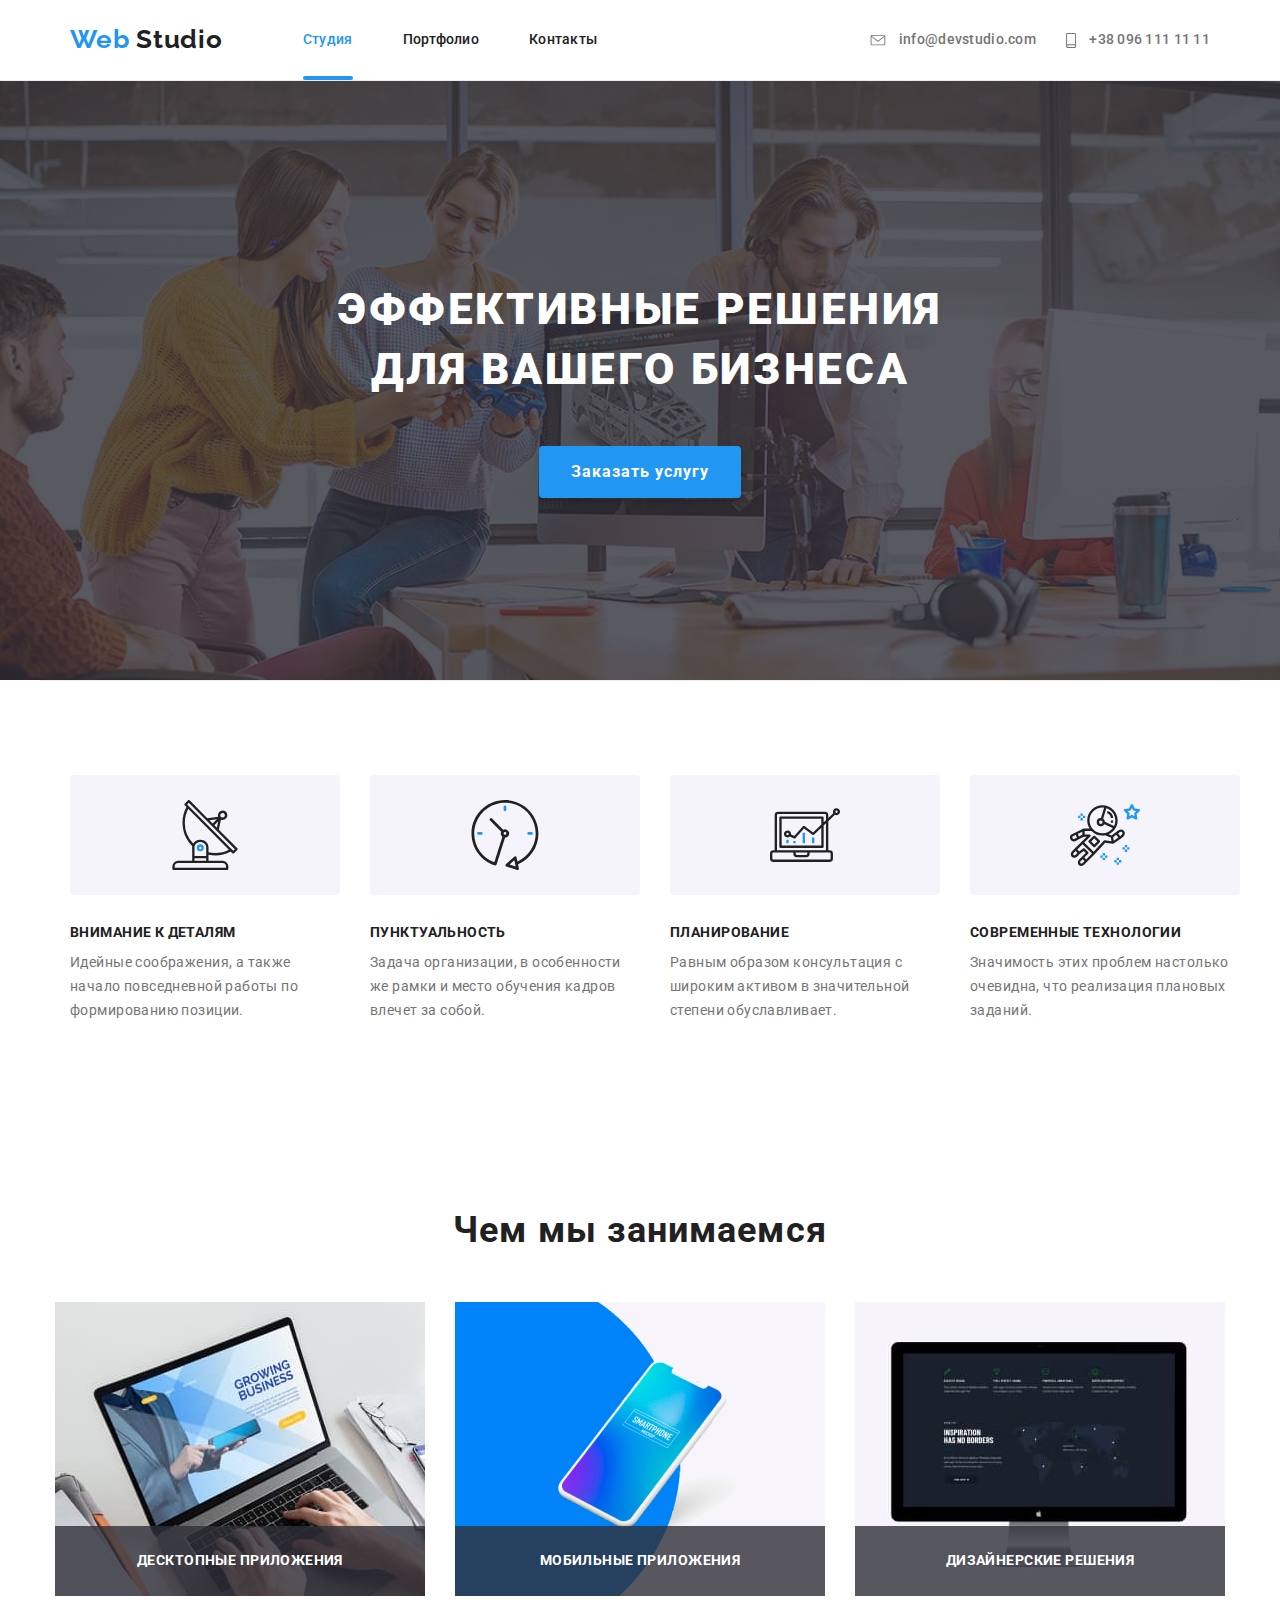
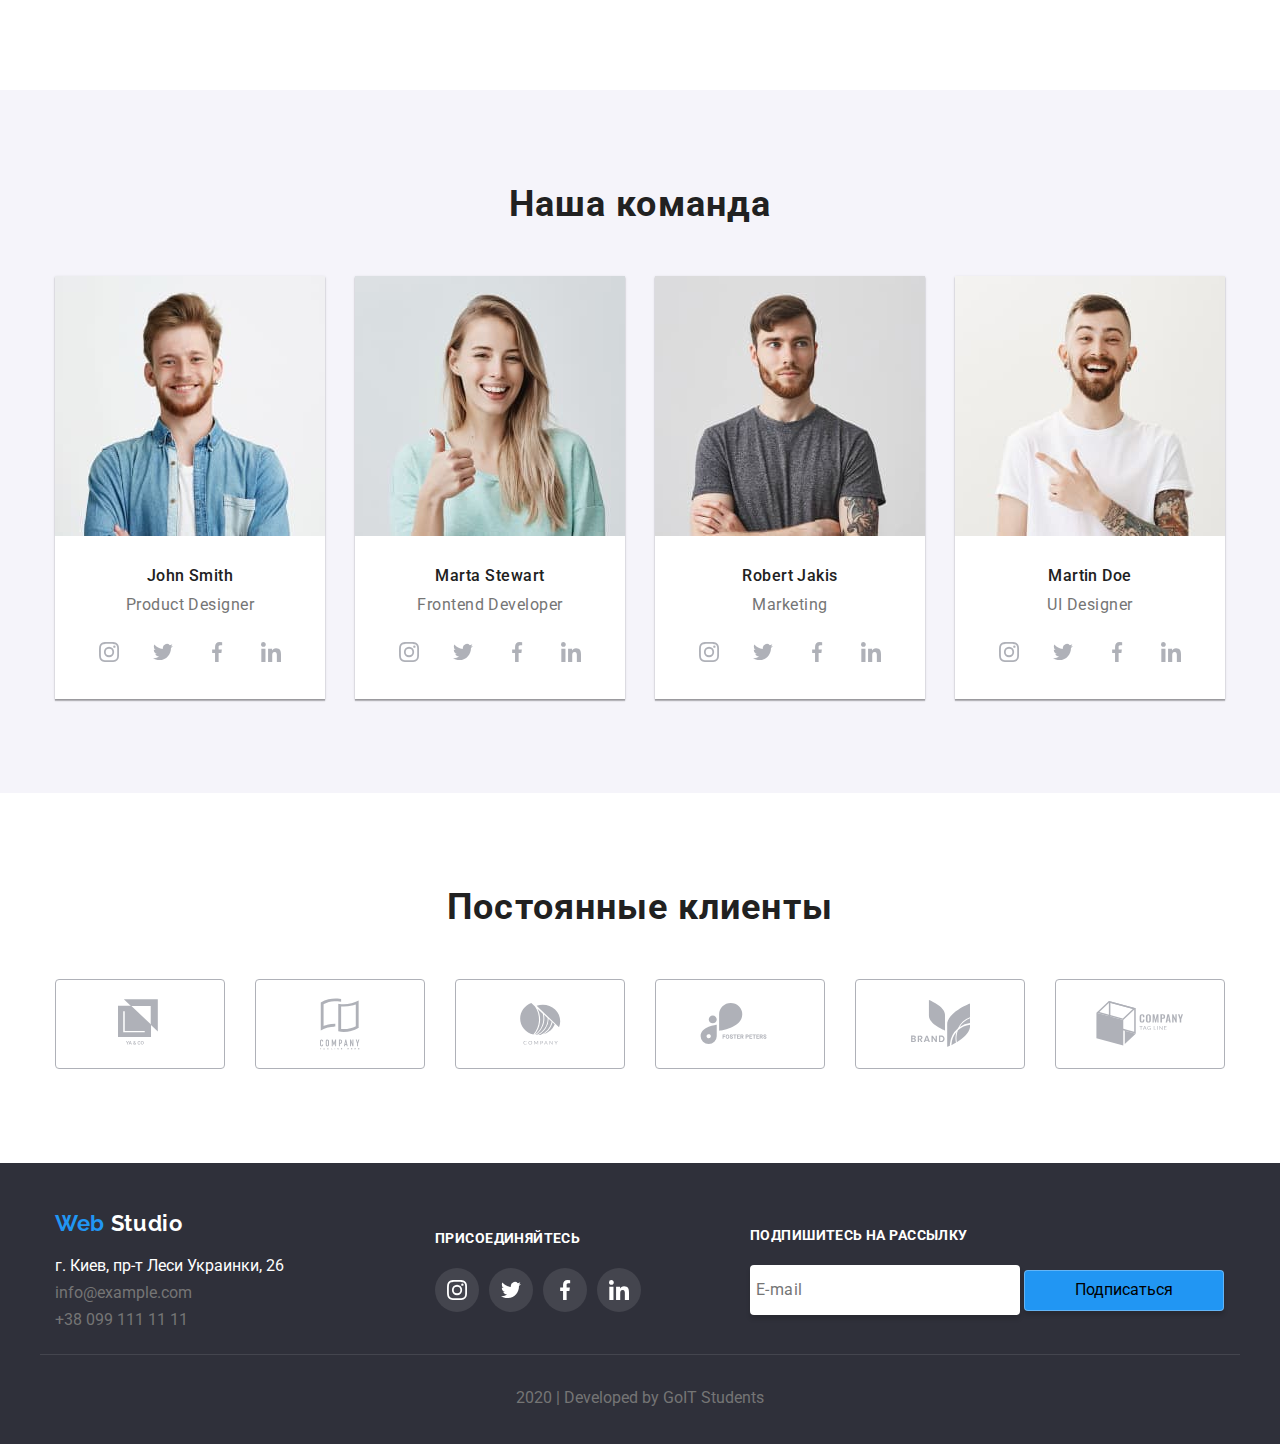
<file: index.html>
<!DOCTYPE html>
<html lang="ru">
  <head>
    <meta charset="UTF-8" />
    <meta name="viewport" content="width=device-width, initial-scale=1.0" />
    <title>Web Studio</title>
    <link
      href="https://fonts.googleapis.com/css2?family=Raleway:wght@700&family=Roboto:wght@400;500;700;900&display=swap"
      rel="stylesheet"
    />
    <link
      rel="stylesheet"
      href="https://cdnjs.cloudflare.com/ajax/libs/modern-normalize/0.6.0/modern-normalize.min.css"
    />
    <link rel="stylesheet" href="./css/styles.css" />
  </head>

  <body>
    <!--Шапка сайта-->
    <header class="page-header">
      <div class="container header">
        <nav class="container main-nav">
          <a class="link-header" href="./index.html">
            Web <span class="logo-header"> Studio </span>
          </a>

          <ul class="site-nav list">
            <li class="item">
              <a href="./index.html" class="link page-studio"> Студия </a>
            </li>
            <li class="item">
              <a href="./portfolio.html" class="link">
                Портфолио
              </a>
            </li>
            <li class="item"><a href="#" class="link"> Контакты </a></li>
          </ul>
        </nav>
        <div class="container">
          <ul class="contacts-link list">
            <li class="item">
              <a href="mailto:info@devstudio.com" class="email"
                ><svg class="email-icon" width="16" height="11">
                  <use href="./images/sprite.svg#icon-envelope"></use>
                </svg>
                info@devstudio.com</a
              >
            </li>
            <li class="item">
              <a href="tel:+380961111111" class="tel">
                <svg class="tel-icon" width="10" height="15">
                  <use href="./images/sprite.svg#icon-phone"></use>
                </svg>
                +38 096 111 11 11</a
              >
            </li>
          </ul>
        </div>
      </div>
    </header>

    <main>
      <!--Герой-->
      <div class="overlay">
        <section class="hero">
          <h1 class="hero-title">эффективные решения для вашего бизнеса</h1>
          <a href="#" class="button"> Заказать услугу </a>
        </section>
      </div>

      <!--Преимущества-->
      <section class="feature container">
        <div class="container">
          <h2 class="is-hidden">Преимущества</h2>
          <ul class="feature-list list">
            <li class="feature-item">
              <div class="feature-icon">
                <svg class="antenna" width="70" height="70">
                  <use href="./images/sprite.svg#icon-antenna"></use>
                </svg>
              </div>

              <h3 class="title">Внимание к деталям</h3>
              <p class="text">
                Идейные соображения, а также начало повседневной работы по
                формированию позиции.
              </p>
            </li>
            <li class="feature-item">
              <div class="feature-icon">
                <svg class="icon-clock" width="70" height="70">
                  <use href="./images/sprite.svg#icon-clock"></use>
                </svg>
              </div>

              <h3 class="title">Пунктуальность</h3>
              <p class="text">
                Задача организации, в особенности же рамки и место обучения
                кадров влечет за собой.
              </p>
            </li>
            <li class="feature-item">
              <div class="feature-icon">
                <svg class="icon-planning" width="70" height="70">
                  <use href="./images/sprite.svg#icon-pc"></use>
                </svg>
              </div>

              <h3 class="title">Планирование</h3>
              <p class="text">
                Равным образом консультация с широким активом в значительной
                степени обуславливает.
              </p>
            </li>
            <li class="feature-item">
              <div class="feature-icon">
                <svg class="icon-techno" width="70" height="70">
                  <use href="./images/sprite.svg#icon-astronaut"></use>
                </svg>
              </div>

              <h3 class="title">Современные технологии</h3>
              <p class="text">
                Значимость этих проблем настолько очевидна, что реализация
                плановых заданий.
              </p>
            </li>
          </ul>
        </div>
      </section>

      <!--Чем мы занимаемся-->
      <section class="section projects">
        <div class="container">
          <h2 class="section-title">Чем мы занимаемся</h2>
          <ul class="project-list list">
            <li class="project-item">
              <img src="./images/laptop.jpg" alt="Ноутбук" width="370" />
              <h3 class="title">Десктопные приложения</h3>
            </li>
            <li class="project-item">
              <img src="./images/smartphone.jpg" alt="Смартфон" width="370" />
              <h3 class="title">Мобильные приложения</h3>
            </li>
            <li class="project-item">
              <img src="./images/computer.jpg" alt="Компьютер" width="370" />
              <h3 class="title">Дизайнерские решения</h3>
            </li>
          </ul>
        </div>
      </section>

      <!--Наша команда-->
      <section class="section team">
        <div class="container">
          <h2 class="section-title">Наша команда</h2>
          <ul class="team-list list">
            <li class="team-card">
              <img src="./images/img1.jpg" class="team-pic" alt="John Smith" />
              <h3 class="title">John Smith</h3>
              <p class="position">Product Designer</p>
              <ul class="social-list list">
                <li class="social-item">
                  <a href="#" class="social-link">
                    <svg class="icon-instagram" width="20" height="20">
                      <use href="./images/sprite.svg#icon-instagram"></use>
                    </svg>
                  </a>
                </li>
                <li class="social-item">
                  <a href="#" class="social-link"
                    ><svg class="icon-twitter" width="20" height="20">
                      <use href="./images/sprite.svg#icon-twitter"></use>
                    </svg>
                  </a>
                </li>
                <li class="social-item">
                  <a href="#" class="social-link"
                    ><svg class="icon-facebook" width="20" height="20">
                      <use href="./images/sprite.svg#icon-facebook"></use>
                    </svg>
                  </a>
                </li>
                <li class="social-item">
                  <a href="#" class="social-link"
                    ><svg class="icon-linkedin" width="20" height="20">
                      <use href="./images/sprite.svg#icon-linkedin"></use>
                    </svg>
                  </a>
                </li>
              </ul>
            </li>
            <li class="team-card">
              <img
                src="./images/img.jpg"
                class="team-pic"
                alt="Marta Stewart"
              />
              <h3 class="title">Marta Stewart</h3>
              <p class="position">Frontend Developer</p>
              <ul class="social-list list">
                <li class="social-item">
                  <a href="#" class="social-link">
                    <svg class="icon-instagram" width="20" height="20">
                      <use href="./images/sprite.svg#icon-instagram"></use>
                    </svg>
                  </a>
                </li>
                <li class="social-item">
                  <a href="#" class="social-link"
                    ><svg class="icon-twitter" width="20" height="20">
                      <use href="./images/sprite.svg#icon-twitter"></use>
                    </svg>
                  </a>
                </li>
                <li class="social-item">
                  <a href="#" class="social-link"
                    ><svg class="icon-facebook" width="20" height="20">
                      <use href="./images/sprite.svg#icon-facebook"></use>
                    </svg>
                  </a>
                </li>
                <li class="social-item">
                  <a href="#" class="social-link"
                    ><svg class="icon-linkedin" width="20" height="20">
                      <use href="./images/sprite.svg#icon-linkedin"></use>
                    </svg>
                  </a>
                </li>
              </ul>
            </li>
            <li class="team-card">
              <img
                src="./images/img3.jpg"
                class="team-pic"
                alt="Robert Jakis"
              />
              <h3 class="title">Robert Jakis</h3>
              <p class="position">Marketing</p>
              <ul class="social-list list">
                <li class="social-item">
                  <a href="#" class="social-link">
                    <svg class="icon-instagram" width="20" height="20">
                      <use href="./images/sprite.svg#icon-instagram"></use>
                    </svg>
                  </a>
                </li>
                <li class="social-item">
                  <a href="#" class="social-link"
                    ><svg class="icon-twitter" width="20" height="20">
                      <use href="./images/sprite.svg#icon-twitter"></use>
                    </svg>
                  </a>
                </li>
                <li class="social-item">
                  <a href="#" class="social-link"
                    ><svg class="icon-facebook" width="20" height="20">
                      <use href="./images/sprite.svg#icon-facebook"></use>
                    </svg>
                  </a>
                </li>
                <li class="social-item">
                  <a href="#" class="social-link"
                    ><svg class="icon-linkedin" width="20" height="20">
                      <use href="./images/sprite.svg#icon-linkedin"></use>
                    </svg>
                  </a>
                </li>
              </ul>
            </li>
            <li class="team-card">
              <img src="./images/img4.jpg" class="team-pic" alt="Martin Doe" />
              <h3 class="title">Martin Doe</h3>
              <p class="position">UI Designer</p>
              <ul class="social-list list">
                <li class="social-item">
                  <a href="#" class="social-link">
                    <svg class="icon-instagram" width="20" height="20">
                      <use href="./images/sprite.svg#icon-instagram"></use>
                    </svg>
                  </a>
                </li>
                <li class="social-item">
                  <a href="#" class="social-link"
                    ><svg class="icon-twitter" width="20" height="20">
                      <use href="./images/sprite.svg#icon-twitter"></use>
                    </svg>
                  </a>
                </li>
                <li class="social-item">
                  <a href="#" class="social-link"
                    ><svg class="icon-facebook" width="20" height="20">
                      <use href="./images/sprite.svg#icon-facebook"></use>
                    </svg>
                  </a>
                </li>
                <li class="social-item">
                  <a href="#" class="social-link"
                    ><svg class="icon-linkedin" width="20" height="20">
                      <use href="./images/sprite.svg#icon-linkedin"></use>
                    </svg>
                  </a>
                </li>
              </ul>
            </li>
          </ul>
        </div>
      </section>

      <!--Постоянные клиенты-->
      <section class="clients section">
        <div class="container">
          <h2 class="section-title">Постоянные клиенты</h2>
          <ul class="client-list list">
            <li class="client-card">
              <a href="#" class="link"
                ><svg class="logo-icon" width="44" height="49">
                  <use href="./images/sprite.svg#icon-logo-one"></use></svg
              ></a>
            </li>
            <li class="client-card">
              <a href="#" class="link"
                ><svg class="logo-icon" width="40" height="52">
                  <use href="./images/sprite.svg#icon-logo-two"></use></svg
              ></a>
            </li>
            <li class="client-card">
              <a href="#" class="link"
                ><svg class="logo-icon" width="41" height="42">
                  <use href="./images/sprite.svg#icon-logo-three"></use></svg
              ></a>
            </li>
            <li class="client-card">
              <a href="#" class="link"
                ><svg class="logo-icon" width="80" height="42">
                  <use href="./images/sprite.svg#icon-logo-four"></use></svg
              ></a>
            </li>
            <li class="client-card">
              <a href="#" class="link"
                ><svg class="logo-icon" width="59" height="47">
                  <use href="./images/sprite.svg#icon-logo-five"></use></svg
              ></a>
            </li>
            <li class="client-card">
              <a href="#" class="link"
                ><svg class="logo-icon" width="88" height="45">
                  <use href="./images/sprite.svg#icon-logo-six"></use></svg
              ></a>
            </li>
          </ul>
        </div>
      </section>
    </main>

    <!--Футер-->
    <footer class="page-footer">
      <div class="container footer">
        <div class="footer-info">
          <a class="link-footer" href="./index.html">
            Web <span class="logo-footer"> Studio </span>
          </a>
          <address>
            <ul class="address list">
              <li class="address-info">г. Киев, пр-т Леси Украинки, 26</li>
              <li class="mail-info">
                <a href="mailto:info@example.com" class="info"
                  >info@example.com</a
                >
              </li>
              <li class="tlf-info">
                <a href="tel:+380991111111" class="info">+38 099 111 11 11</a>
              </li>
            </ul>
          </address>
        </div>

        <div class="social-block">
          <b class="join">присоединяйтесь</b>

          <ul class="social list">
            <li class="social-icon">
              <a href="#" class="info" aria-label="Instagram profile">
                <svg class="link-instagram" width="20" height="20">
                  <use href="./images/sprite.svg#icon-instagram"></use></svg
              ></a>
            </li>
            <li class="social-icon">
              <a href="#" class="info" aria-label="Twitter profile"
                ><svg class="link-twitter" width="20" height="20">
                  <use href="./images/sprite.svg#icon-twitter"></use></svg
              ></a>
            </li>
            <li class="social-icon">
              <a href="#" class="info" aria-label="Facebook profile"
                ><svg class="link-facebook" width="20" height="20">
                  <use href="./images/sprite.svg#icon-facebook"></use></svg
              ></a>
            </li>
            <li class="social-icon">
              <a href="#" class="info" aria-label="LinkedIn profile"
                ><svg class="link-linkedin" width="20" height="20">
                  <use href="./images/sprite.svg#icon-linkedin"></use></svg
              ></a>
            </li>
          </ul>
        </div>

        <div class="exhortation-block">
          <b class="exhortation">Подпишитесь на рассылку</b>
          <form>
            <input class="input" type="email" placeholder="E-mail" />
            <input class="submit" type="submit" value="Подписаться" />
          </form>
        </div>
      </div>
      <div class="copyright container">
        <p>2020 | Developed by GoIT Students</p>
      </div>
    </footer>
  </body>
</html>
</file>
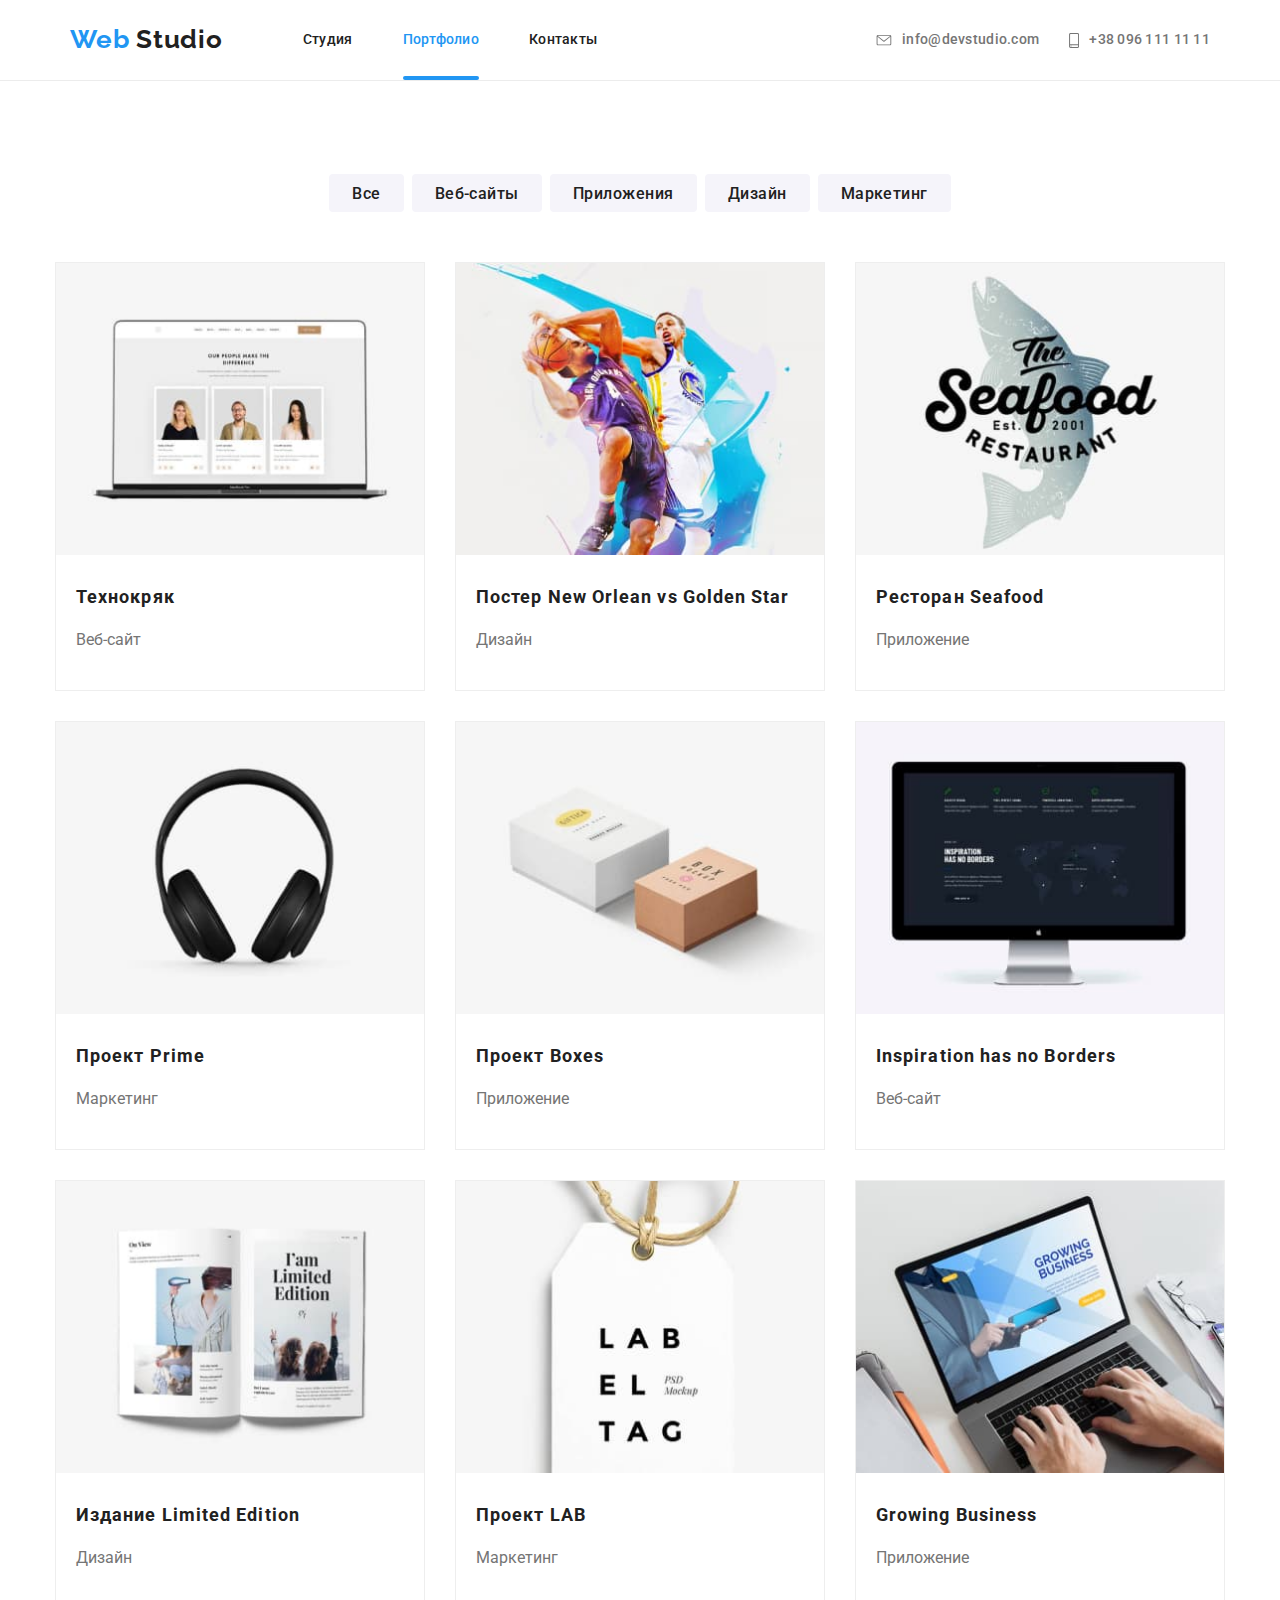
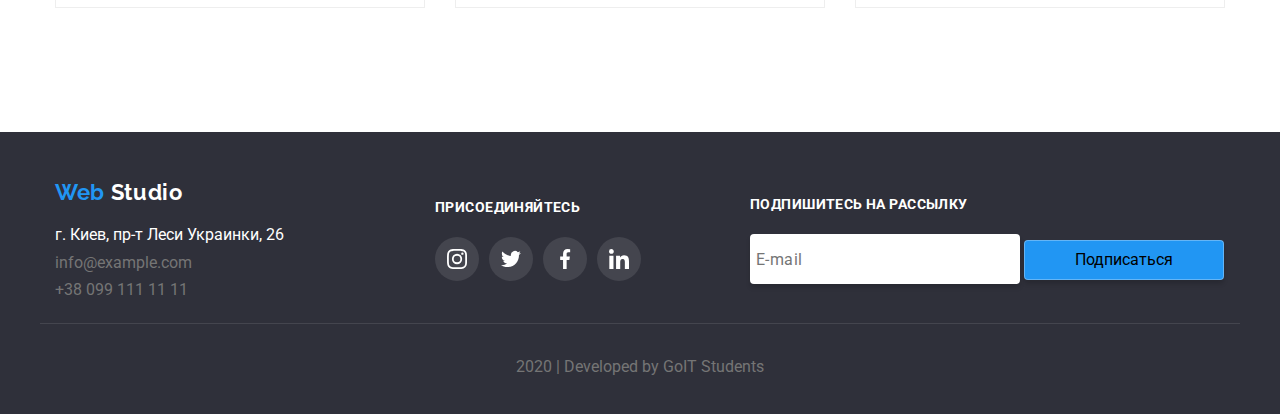
<file: portfolio.html>
<!DOCTYPE html>
<html lang="ru">
  <head>
    <meta charset="UTF-8" />
    <meta name="viewport" content="width=device-width, initial-scale=1.0" />
    <title>Document</title>
    <link
      href="https://fonts.googleapis.com/css2?family=Raleway:wght@700&family=Roboto:wght@400;500;700;900&display=swap"
      rel="stylesheet"
    />
    <link
      rel="stylesheet"
      href="https://cdnjs.cloudflare.com/ajax/libs/modern-normalize/0.6.0/modern-normalize.min.css"
    />
    <link rel="stylesheet" href="./css/styles.css" />
  </head>

  <body>
    <!--Шапка сайта-->
    <header class="page-header">
      <div class="container header">
        <nav class="container main-nav">
          <a class="link-header" href="./index.html">
            Web <span class="logo-header"> Studio </span>
          </a>

          <ul class="site-nav list">
            <li class="item">
              <a href="./index.html" class="link"> Студия </a>
            </li>
            <li class="item">
              <a href="./portfolio.html" class="link page-portfolio">
                Портфолио
              </a>
            </li>
            <li class="item"><a href="#" class="link"> Контакты </a></li>
          </ul>
        </nav>
        <div class="container">
          <ul class="contacts-link list">
            <li class="item">
              <a href="mailto:info@devstudio.com" class="email"
                ><svg class="email-icon" width="16" height="11">
                  <use href="./images/sprite.svg#icon-envelope"></use></svg
                >info@devstudio.com</a
              >
            </li>
            <li class="item">
              <a href="tel:+380961111111" class="tel"
                ><svg class="tel-icon" width="10" height="15">
                  <use href="./images/sprite.svg#icon-phone"></use></svg
                >+38 096 111 11 11</a
              >
            </li>
          </ul>
        </div>
      </div>
    </header>

    <main>
      <!--Портфолио-->
      <section class="portfolio section">
        <div class="filter-block container">
          <h1 class="is-hidden">Наши проекты</h1>

          <ul class="filter list">
            <li class="filter-item">
              <button class="button" type="button">Все</button>
            </li>
            <li class="filter-item">
              <button class="button" type="button">Веб-сайты</button>
            </li>
            <li class="filter-item">
              <button class="button" type="button">Приложения</button>
            </li>
            <li class="filter-item">
              <button class="button" type="button">Дизайн</button>
            </li>
            <li class="filter-item">
              <button class="button" type="button">Маркетинг</button>
            </li>
          </ul>
        </div>

        <div class="container">
          <ul class="project-block list">
            <li class="project-card">
              <a href="#" class="project">
                <div class="project-image">
                  <img
                    src="./images/display.jpg"
                    class="project-img"
                    alt="Проекты веб-сайтов"
                  />
                  <p class="text">
                    Технокряк это современная площадка распространения
                    коронавируса. Компании используют эту платформу для
                    цифрового шпионажа и атак на защищённые сервера конкурентов.
                  </p>
                </div>

                <div class="card-content">
                  <h2 class="subject">Технокряк</h2>
                  <p class="text">Веб-сайт</p>
                </div>
              </a>
            </li>

            <li class="project-card">
              <a href="#" class="project">
                <div class="project-image">
                  <img
                    src="./images/poster.jpg"
                    class="project-img"
                    alt="Дизайн для изданий"
                  />
                  <p class="text">
                    Технокряк это современная площадка распространения
                    коронавируса. Компании используют эту платформу для
                    цифрового шпионажа и атак на защищённые сервера конкурентов.
                  </p>
                </div>

                <div class="card-content">
                  <h2 class="subject">Постер New Orlean vs Golden Star</h2>
                  <p class="text">Дизайн</p>
                </div>
              </a>
            </li>

            <li class="project-card">
              <a href="#" class="project">
                <div class="project-image">
                  <img
                    src="./images/app.jpg"
                    class="project-img"
                    alt="Проекты приложений"
                  />
                  <p class="text">
                    Технокряк это современная площадка распространения
                    коронавируса. Компании используют эту платформу для
                    цифрового шпионажа и атак на защищённые сервера конкурентов.
                  </p>
                </div>
                <div class="card-content">
                  <h2 class="subject">Ресторан Seafood</h2>
                  <p class="text">Приложение</p>
                </div>
              </a>
            </li>

            <li class="project-card">
              <a href="#" class="project">
                <div class="project-image">
                  <img
                    src="./images/marketing.jpg"
                    class="project-img"
                    alt="Проекты для маркетинга"
                  />
                  <p class="text">
                    Технокряк это современная площадка распространения
                    коронавируса. Компании используют эту платформу для
                    цифрового шпионажа и атак на защищённые сервера конкурентов.
                  </p>
                </div>
                <div class="card-content">
                  <h2 class="subject">Проект Prime</h2>
                  <p class="text">Маркетинг</p>
                </div>
              </a>
            </li>

            <li class="project-card">
              <a href="#" class="project">
                <div class="project-image">
                  <img
                    src="./images/app1.jpg"
                    class="project-img"
                    alt="Проекты приложений"
                  />
                  <p class="text">
                    Технокряк это современная площадка распространения
                    коронавируса. Компании используют эту платформу для
                    цифрового шпионажа и атак на защищённые сервера конкурентов.
                  </p>
                </div>
                <div class="card-content">
                  <h2 class="subject">Проект Boxes</h2>
                  <p class="text">Приложение</p>
                </div>
              </a>
            </li>

            <li class="project-card">
              <a href="#" class="project">
                <div class="project-image">
                  <img
                    src="./images/computer.jpg"
                    class="project-img"
                    alt="Проекты веб-сайтов"
                  />
                  <p class="text">
                    Технокряк это современная площадка распространения
                    коронавируса. Компании используют эту платформу для
                    цифрового шпионажа и атак на защищённые сервера конкурентов.
                  </p>
                </div>
                <div class="card-content">
                  <h2 class="subject">Inspiration has no Borders</h2>
                  <p class="text">Веб-сайт</p>
                </div>
              </a>
            </li>

            <li class="project-card">
              <a href="#" class="project">
                <div class="project-image">
                  <img
                    src="./images/site.jpg"
                    class="project-img"
                    alt="Проекты веб-сайтов"
                  />
                  <p class="text">
                    Технокряк это современная площадка распространения
                    коронавируса. Компании используют эту платформу для
                    цифрового шпионажа и атак на защищённые сервера конкурентов.
                  </p>
                </div>
                <div class="card-content">
                  <h2 class="subject">Издание Limited Edition</h2>
                  <p class="text">Дизайн</p>
                </div>
              </a>
            </li>

            <li class="project-card">
              <a href="#" class="project">
                <div class="project-image">
                  <img
                    src="./images/marketing1.jpg"
                    class="project-img"
                    alt="Проекты для маркетинга"
                  />
                  <p class="text">
                    Технокряк это современная площадка распространения
                    коронавируса. Компании используют эту платформу для
                    цифрового шпионажа и атак на защищённые сервера конкурентов.
                  </p>
                </div>
                <div class="card-content">
                  <h2 class="subject">Проект LAB</h2>
                  <p class="text">Маркетинг</p>
                </div>
              </a>
            </li>

            <li class="project-card">
              <a href="#" class="project">
                <div class="project-image">
                  <img
                    src="./images/laptop.jpg"
                    class="project-img"
                    alt="Проекты приложений"
                  />
                  <p class="text">
                    Технокряк это современная площадка распространения
                    коронавируса. Компании используют эту платформу для
                    цифрового шпионажа и атак на защищённые сервера конкурентов.
                  </p>
                </div>
                <div class="card-content">
                  <h2 class="subject">Growing Business</h2>
                  <p class="text">Приложение</p>
                </div>
              </a>
            </li>
          </ul>
        </div>
      </section>
    </main>

    <!--Футер-->
    <footer class="page-footer">
      <div class="container footer">
        <div class="footer-info">
          <a class="link-footer" href="./index.html">
            Web <span class="logo-footer"> Studio </span>
          </a>
          <address>
            <ul class="address list">
              <li class="address-info">г. Киев, пр-т Леси Украинки, 26</li>
              <li class="mail-info">
                <a href="mailto:info@example.com" class="info"
                  >info@example.com</a
                >
              </li>
              <li class="tlf-info">
                <a href="tel:+380991111111" class="info">+38 099 111 11 11</a>
              </li>
            </ul>
          </address>
        </div>

        <div class="social-block">
          <b class="join">присоединяйтесь</b>

          <ul class="social list">
            <li class="social-icon">
              <a href="#" class="info" aria-label="Instagram profile">
                <svg class="link-instagram" width="20" height="20">
                  <use href="./images/sprite.svg#icon-instagram"></use></svg
              ></a>
            </li>
            <li class="social-icon">
              <a href="#" class="info" aria-label="Twitter profile"
                ><svg class="link-twitter" width="20" height="20">
                  <use href="./images/sprite.svg#icon-twitter"></use></svg
              ></a>
            </li>
            <li class="social-icon">
              <a href="#" class="info" aria-label="Facebook profile"
                ><svg class="link-facebook" width="20" height="20">
                  <use href="./images/sprite.svg#icon-facebook"></use></svg
              ></a>
            </li>
            <li class="social-icon">
              <a href="#" class="info" aria-label="LinkedIn profile"
                ><svg class="link-linkedin" width="20" height="20">
                  <use href="./images/sprite.svg#icon-linkedin"></use></svg
              ></a>
            </li>
          </ul>
        </div>

        <div class="exhortation-block">
          <b class="exhortation">Подпишитесь на рассылку</b>
          <form>
            <input class="input" type="email" placeholder="E-mail" />
            <input class="submit" type="submit" value="Подписаться" />
          </form>
        </div>
      </div>
      <div class="copyright container">
        <p>2020 | Developed by GoIT Students</p>
      </div>
    </footer>
  </body>
</html>
</file>
<file: css/styles.css>
:root {
  --primery-text-color: #757575;
  --title-text-color: #212121;
  --accent-color: #2196f3;
  --secondary-accent-color: #ffffff;
  --primery-background-color: #ffffff;
  --secondery-background-color: #f5f4fa;
}

body {
  background-color: var(--primery-background-color);
  color: var(--primery-text-color);
  font-family: Roboto, sans-serif;
}

/* Цвет основного текста #212121 */
/* Вторичный цвет текста #757575 */
/* Белый цвет #FFFFFF */
/* Акцент #2196F3 */
/* Футер rgba(255, 255, 255, 0.6) */

.list {
  padding: 0px;
  margin: 0px;
  list-style: none;
}

/* Header */
.page-header {
  outline: 1px solid #ececec;
}

.container {
  width: 1200px;
  padding-left: 15px;
  padding-right: 15px;
  margin-left: auto;
  margin-right: auto;
}

.header {
  display: flex;
  align-items: center;
}

.main-nav {
  display: flex;
  align-items: center;
}

.link-header {
  color: var(--accent-color);
  font-family: Raleway, sans-serif;
  font-style: normal;
  font-weight: 700;
  font-size: 26px;
  line-height: 1.2;
  letter-spacing: 0.03em;
  text-decoration: none;
}
.logo-header {
  color: var(--title-text-color);
}

/* site-nav  */
.site-nav {
  display: flex;
  margin-left: 80px;
}

.site-nav .item:not(:last-child) {
  margin-right: 50px;
}

.site-nav .link {
  display: block;
  padding-top: 32px;
  padding-bottom: 32px;

  color: var(--title-text-color);
  font-weight: 500;
  font-size: 14px;
  line-height: 1.14;
  letter-spacing: 0.02em;
  text-decoration: none;

  position: relative;

  transition: color 250ms cubic-bezier(0.4, 0, 0.2, 1);
}

.site-nav .page-studio {
  color: var(--accent-color);
}

.site-nav .page-studio::after {
  content: '';

  display: block;
  width: 100%;
  height: 4px;
  border-radius: 2px;

  position: absolute;
  bottom: 0;

  background-color: var(--accent-color);

  transition: 250ms cubic-bezier(0.4, 0, 0.2, 1);
}

/* .site-nav .page-studio:hover::after,
.site-nav .page-studio:focus::after {
  transform: scaleX(1);
} */

.site-nav .page-portfolio {
  color: var(--accent-color);
}

.site-nav .page-portfolio::after {
  content: '';

  display: block;
  width: 100%;
  height: 4px;
  border-radius: 2px;

  position: absolute;
  bottom: 0;

  background-color: var(--accent-color);

  transition: 250ms cubic-bezier(0.4, 0, 0.2, 1);
}

.site-nav .link:hover,
.site-nav .link:focus {
  color: var(--accent-color);
}

/* contacts-link */

.contacts-link .item:not(:last-child) {
  margin-right: 30px;
}

.contacts-link {
  display: flex;
  margin-left: auto;
  justify-content: flex-end;
}
.contacts-link .email,
.contacts-link .tel {
  display: block;
  padding-top: 32px;
  padding-bottom: 32px;
  color: var(--primery-text-color);
  font-weight: 500;
  font-size: 14px;
  line-height: 1.14;
  letter-spacing: 0.02em;
  text-decoration: none;

  transition: color 250ms cubic-bezier(0.4, 0, 0.2, 1);
}

.contacts-link .email:hover,
.contacts-link .email:focus {
  color: var(--accent-color);
}

.contacts-link .tel:hover,
.contacts-link .tel:focus {
  color: var(--accent-color);
}

.email-icon {
  margin-right: 10px;
  display: inline-block;
  vertical-align: middle;
  background-size: contain;
  fill: currentColor;
}

.tel-icon {
  margin-right: 10px;
  display: inline-block;
  vertical-align: bottom;
  background-size: contain;
  fill: currentColor;
}

/* Hero */
.overlay {
  height: 600px;
  max-width: 1600px;
  margin-left: auto;
  margin-right: auto;
  background-color: rgba(47, 48, 58, 0.8);
  background-image: linear-gradient(
      to right,
      rgba(47, 48, 58, 0.8),
      rgba(47, 48, 58, 0.8)
    ),
    url('../images/header.jpg');
  background-repeat: no-repeat;
  background-position: center;
  background-size: cover;
}

.hero {
  padding-top: 200px;
  padding-bottom: 200px;
  text-align: center;
}

.hero-title {
  margin-left: auto;
  margin-right: auto;
  margin-top: 0px;
  margin-bottom: 46px;
  width: 646px;

  color: var(--secondary-accent-color);

  font-weight: 900;
  font-size: 44px;
  line-height: 1.36;
  text-align: center;
  letter-spacing: 0.06em;
  text-transform: uppercase;
}

/* Button */
.hero .button {
  background-color: var(--accent-color);
  color: var(--secondary-accent-color);
  font-family: inherit;
  font-weight: 700;
  font-size: 16px;
  text-align: center;
  letter-spacing: 0.06em;
  text-decoration: none;
  border-radius: 4px;
  padding: 17px 32px;
  border: 1px solid transparent;
  display: inline-block;
  border: none;

  box-shadow: 0px 4px 4px rgba(0, 0, 0, 0.15);
  transition: all 250ms cubic-bezier(0.4, 0, 0.2, 1),
    color 250ms cubic-bezier(0.4, 0, 0.2, 1);
}

.hero .button:hover,
.hero .button:focus {
  background-color: var(--secondary-accent-color);
  color: var(--accent-color);
  cursor: pointer;
}

/* Feature section */
.feature {
  padding-top: 94px;
  padding-bottom: 94px;
  border-top: 1px solid #ececec;
}
.section-title {
  margin-top: 0px;
  margin-bottom: 50px;

  color: var(--title-text-color);

  font-weight: 700;
  font-size: 36px;
  line-height: 1.16;
  text-align: center;
  letter-spacing: 0.03em;
}
.feature-list {
  display: flex;
}

.feature-item {
  width: 278px;
}

.feature-icon {
  display: flex;
  height: 120px;
  align-items: center;
  margin-bottom: 30px;
  background-color: #f5f4fa;
  box-sizing: border-box;
  border-radius: 4px;
  justify-content: center;
}

.feature-item:not(:last-child) {
  margin-right: 30px;
}
.feature-list .text {
  margin-top: 0px;
  margin-bottom: 0px;

  font-weight: 400;
  font-size: 14px;
  line-height: 1.7;
  letter-spacing: 0.03em;
}

.feature-list .title {
  margin-top: 0px;
  margin-bottom: 10px;

  color: var(--title-text-color);
  font-weight: 700;
  font-size: 14px;
  line-height: 1.14;
  letter-spacing: 0.03em;
  text-transform: uppercase;
}

/* Projects section */
.projects {
  padding-top: 94px;
  padding-bottom: 94px;
}

.project-list {
  display: flex;
}

.project-item {
  position: relative;
  width: 370px;
}

img {
  display: block;
}
.project-item:not(:last-child) {
  margin-right: 30px;
}

.project-item .title {
  position: absolute;
  width: 100%;
  bottom: 0;
  margin-top: 0px;
  margin-bottom: 0px;
  height: 70px;

  color: var(--secondary-accent-color);
  background-color: rgba(47, 48, 58, 0.8);
  font-weight: 700;
  font-size: 14px;
  line-height: 1.14;
  text-align: center;
  letter-spacing: 0.03em;
  text-transform: uppercase;

  padding-top: 27px;
  padding-bottom: 27px;
}

/* Projects portfolio */

.portfolio {
  padding-top: 94px;
  padding-bottom: 94px;
}

/* Button */

.is-hidden {
  display: none;
}

.filter {
  margin-left: auto;
  margin-right: auto;
  display: flex;
  padding-bottom: 50px;
  justify-content: center;
}
.filter .button {
  background-color: var(--secondery-background-color);
  color: var(--title-text-color);
  font-family: inherit;
  font-weight: 500;
  font-size: 16px;
  line-height: 1.6;
  text-align: center;
  letter-spacing: 0.03em;
  height: 38px;
  border-radius: 4px;
  padding: 6px 22px;
  border: 1px solid transparent;
  display: inline-block;

  transition: background-color 250ms cubic-bezier(0.4, 0, 0.2, 1),
    color 250ms cubic-bezier(0.4, 0, 0.2, 1);
}

.filter-item:not(:last-child) {
  margin-right: 8px;
}

.filter-item .button:hover,
.filter-item .button:focus {
  background-color: var(--accent-color);
  color: #ffffff;
  box-shadow: 0px 2px 2px rgba(0, 0, 0, 0.12), 0px 1px 2px rgba(0, 0, 0, 0.08),
    0px 3px 1px rgba(0, 0, 0, 0.1);
}

.project-block {
  display: flex;
  flex-wrap: wrap;
}
.project-card {
  width: calc((100% - 60px) / 3);
  margin-right: 30px;
  margin-bottom: 30px;

  background: #ffffff;
  border: 1px solid #eeeeee;
  box-sizing: border-box;

  transition: box-shadow 250ms cubic-bezier(0.4, 0, 0.2, 1);
}

.project-card:nth-child(3n) {
  margin-right: 0;
}

.project-card:hover,
.project-card:focus {
  box-shadow: 1px 4px 6px rgba(0, 0, 0, 0.16), 0px 4px 4px rgba(0, 0, 0, 0.06),
    0px 1px 1px rgba(0, 0, 0, 0.12);
}
.project-img {
  display: block;
  max-width: 100%;
  height: auto;
}
.card-content {
  padding: 24px 20px;

  background: var(--primery-background-color);
  color: var(--primery-text-color);
  box-sizing: border-box;
}

.project-block .subject {
  margin-top: 0px;
  margin-bottom: 0px;

  color: var(--title-text-color);
  font-weight: 700;
  font-size: 18px;
  line-height: 2;
  letter-spacing: 0.06em;
}

.project-image {
  position: relative;
  overflow: hidden;
}

.project-image .text {
  margin-top: 0px;
  margin-bottom: 0px;
  padding: 63px 24px;

  font-weight: 400;
  font-size: 16px;
  line-height: 1.9;
  letter-spacing: 0.03em;

  color: var(--secondary-accent-color);
  background-color: rgba(33, 150, 243, 0.9);

  width: 100%;
  height: 100%;
  top: 0;
  left: 0;
  opacity: 0;
  position: absolute;
  transform: translateY(100%);
  transition: all 250ms cubic-bezier(0.4, 0, 0.2, 1);
}

/* .overlay {
  position: absolute;
  top: 0;
  left: 0;
  width: 100%;
  height: 100%;

  transform: translateY(100%);
  transition: transform 250ms cubic-bezier(0.4, 0, 0.2, 1);

  background-color: var(--accent-color);
} */

/* .project-image::before {
  content: '';
  display: inline-block;

  position: absolute;
  opacity: 0;

  top: 0;
  left: 0;
  transform: translateY(100%);
  background-color: rgba(33, 150, 243, 0.9);
} */

.project:hover .text {
  opacity: 1;
  transform: translateY(0);
}

.project-block .project {
  text-decoration: none;
  display: block;
}

/* Team */
.team {
  padding-top: 94px;
  padding-bottom: 94px;
  background-color: var(--secondery-background-color);
}

.team-list {
  display: flex;
}

.team-list .title {
  margin-top: 0px;
  margin-bottom: 10px;

  color: var(--title-text-color);
  font-weight: 500;
  font-size: 16px;
  line-height: 1.19;
  text-align: center;
  letter-spacing: 0.03em;
}

.team-card {
  width: 278px;
  background: var(--primery-background-color);
  box-shadow: 0px 2px 1px rgba(0, 0, 0, 0.2), 0px 1px 1px rgba(0, 0, 0, 0.14),
    0px 1px 3px rgba(0, 0, 0, 0.12);
}

.team-card:not(:last-child) {
  margin-right: 30px;
}

.team-pic {
  margin-bottom: 30px;
}

.position {
  margin-top: 0px;
  margin-bottom: 16px;

  font-weight: 400;
  font-size: 16px;
  line-height: 1.19;
  text-align: center;
  letter-spacing: 0.03em;
}

.social-list {
  display: flex;
  justify-content: center;
  margin-bottom: 25px;
}

.social-item:not(:last-child) {
  margin-right: 10px;
}

.social-item {
  padding: 0;
  /* width: 44px;
  height: 44px;
  border-radius: 50%;

  background-color: #ffffff;

  transition: background-color 250ms cubic-bezier(0.4, 0, 0.2, 1),
    fill 250ms cubic-bezier(0.4, 0, 0.2, 1); */
}
.social-link {
  fill: #afb1b8;
  padding: 12px;
  display: flex;
  list-style: none;

  width: 44px;
  height: 44px;
  border-radius: 50%;

  background-color: #ffffff;

  transition: background-color 250ms cubic-bezier(0.4, 0, 0.2, 1),
    fill 250ms cubic-bezier(0.4, 0, 0.2, 1);
}

.social-link:hover,
.social-link:focus {
  fill: #ffff;
  background-color: var(--accent-color);
}

/* Clients */

.clients {
  padding-top: 94px;
  padding-bottom: 94px;
}

.client-list {
  margin-left: auto;
  display: flex;
  align-items: center;
}
.section-title .link {
  text-decoration: none;
}

.client-card:not(:last-child) {
  margin-right: 30px;
}

.client-card .link {
  width: 170px;
  height: 90px;
  display: flex;
  justify-content: center;
  align-items: center;

  fill: #afb1b8;
  background-color: #ffffff;
  border: 1px solid #afb1b8;
  border-radius: 4px;
  transition: all 250ms cubic-bezier(0.4, 0, 0.2, 1);
}

.client-card .link:hover,
.client-card .link:focus {
  fill: var(--accent-color);
  border: 1px solid var(--accent-color);
}

/* Footer */

.footer {
  display: flex;
  align-items: center;
  padding-bottom: 24px;
}
.page-footer {
  background-color: #2f303a;
  padding-top: 48px;
}

.footer-info {
  width: calc((100% - 30px) / 12 * 4);
}

.link-footer,
.logo-footer {
  font-family: Raleway;
  font-style: 400;
  font-weight: bold;
  font-size: 22px;
  line-height: 1.18;
  letter-spacing: 0.03em;
  text-decoration: none;
  display: inline-block;
  margin-bottom: 10px;
}
.link-footer {
  color: var(--accent-color);
}

.logo-footer {
  color: var(--secondary-accent-color);
}

.address {
  font-style: normal;
}

.address-info {
  margin-bottom: 9px;
  color: var(--secondary-accent-color);
}

.mail-info {
  margin-bottom: 9px;
}

.address .info {
  color: var(--primery-text-color);
  text-decoration: none;

  transition: color 250ms cubic-bezier(0.4, 0, 0.2, 1);
}

.address .info:hover,
.address .info:focus {
  color: var(--accent-color);
}
.social-block {
  width: calc((100% - 30px) / 12 * 3);
}

.join {
  font-style: normal;
  font-weight: 700;
  font-size: 14px;
  line-height: 1.14;
  letter-spacing: 0.03em;
  text-transform: uppercase;

  display: inline-block;

  color: var(--secondary-accent-color);

  margin-bottom: 21px;
}

.social {
  display: flex;
}

.social .info {
  fill: #ffffff;
  text-decoration: none;
}

.social .info:hover,
.social .info:focus {
  color: var(--accent-color);
}

.social-icon .info {
  display: flex;
  width: 44px;
  height: 44px;
  border-radius: 50%;
  padding: 12px;
  background-color: rgba(255, 255, 255, 0.1);
}

.social-icon .info {
  transition: background-color 250ms cubic-bezier(0.4, 0, 0.2, 1);
}

.social-icon:not(:last-child) {
  margin-right: 10px;
}

.social-icon .info:hover,
.social-icon .info:focus {
  background-color: var(--accent-color);
}

.exhortation-block {
  margin-left: auto;
  width: calc((100% - 30px) / 12 * 5);
  justify-content: flex-end;
}

.exhortation {
  font-style: normal;
  font-weight: 700;
  font-size: 14px;
  line-height: 1.14;
  letter-spacing: 0.03em;
  text-transform: uppercase;

  display: inline-block;

  color: var(--secondary-accent-color);

  margin-bottom: 21px;
}

.input {
  width: 270px;
  height: 50px;
  border: 1px solid rgba(255, 255, 255, 0.3);
  box-sizing: border-box;
  box-shadow: 0px 4px 4px rgba(0, 0, 0, 0.15);
  border-radius: 4px;
  font-style: normal;
  font-weight: 400;
  font-size: 16px;
  line-height: 1.87;
  /* align-items: center; */
  letter-spacing: 0.03em;

  color: rgba(255, 255, 255, 0.6);

  /* padding-top: 18px;
  padding-bottom: 18px; */
  padding-left: 5px;

  border: 1px solid rgba(255, 255, 255, 0.3);
}
/* .e-mail {
  font-style: normal;
  font-weight: 400;
  font-size: 16px;
  line-height: 1.87;
  align-items: center;
  letter-spacing: 0.03em;

  color: rgba(255, 255, 255, 0.6);

  padding-top: 18px;
  padding-bottom: 18px;
  padding-left: 5px;

  border: 1px solid rgba(255, 255, 255, 0.3);
} */

.subscribe {
  font-style: normal;
  font-weight: 900;
  font-size: 16px;
  line-height: 1.87;
  align-items: center;
  text-align: center;
  letter-spacing: 0.06em;

  padding-top: 10px;
  padding-bottom: 10px;

  box-sizing: border-box;

  color: var(--secondary-accent-color);
}

.submit {
  width: 200px;
  /* height: 50px; */
  left: 1201px;
  top: 2764px;
  border: 1px solid rgba(255, 255, 255, 0.3);
  box-sizing: border-box;
  box-shadow: 0px 4px 4px rgba(0, 0, 0, 0.15);
  border-radius: 4px;
  background-color: var(--accent-color);

  padding-top: 10px;
  padding-bottom: 10px;
}

.copyright {
  padding-top: 18px;
  padding-bottom: 21px;
  text-align: center;

  border-top: 1px solid rgba(255, 255, 255, 0.1);
}

/* .visually-hidden {
    position: absolute;
    width: 1px;
    height: 1px;
    margin: -1px;
    border: 0px;
    padding: 0px;
    clip: rect(0 0 0 0);
    overflow: hidden; */
</file>
